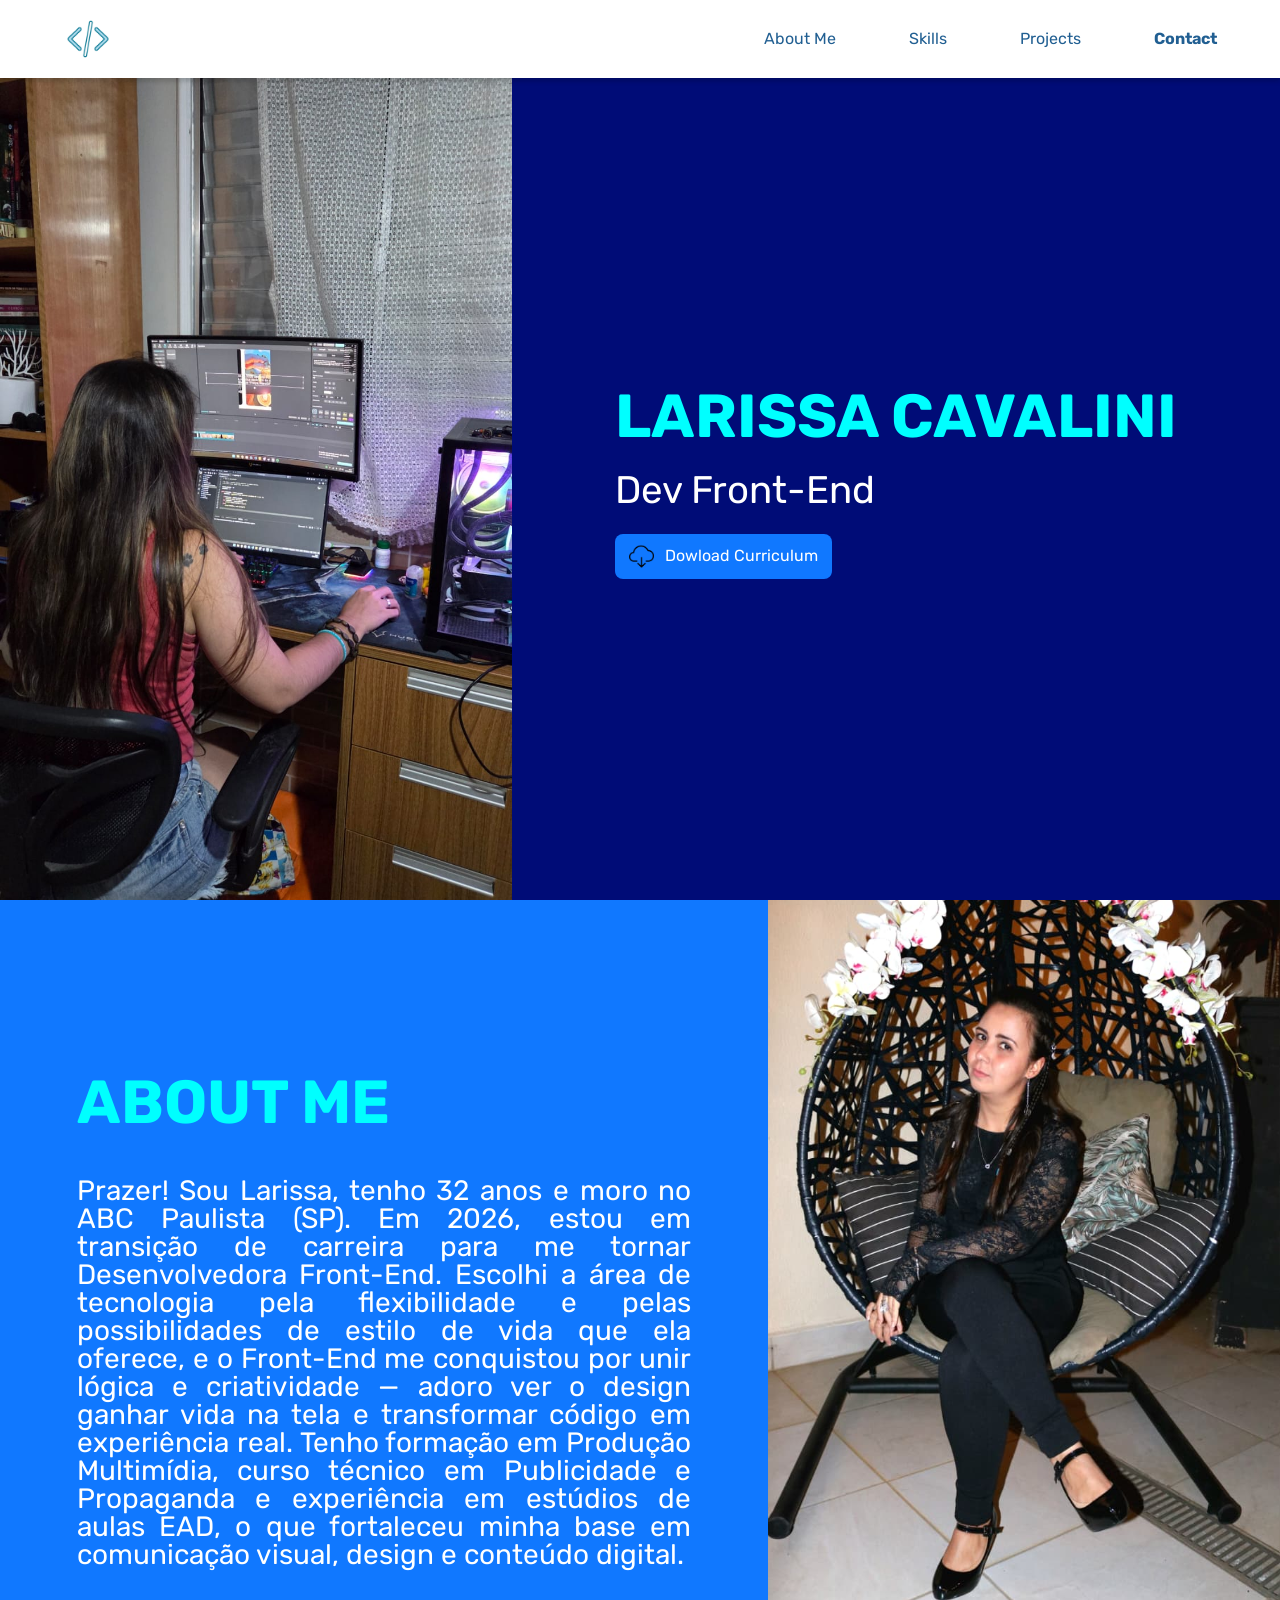
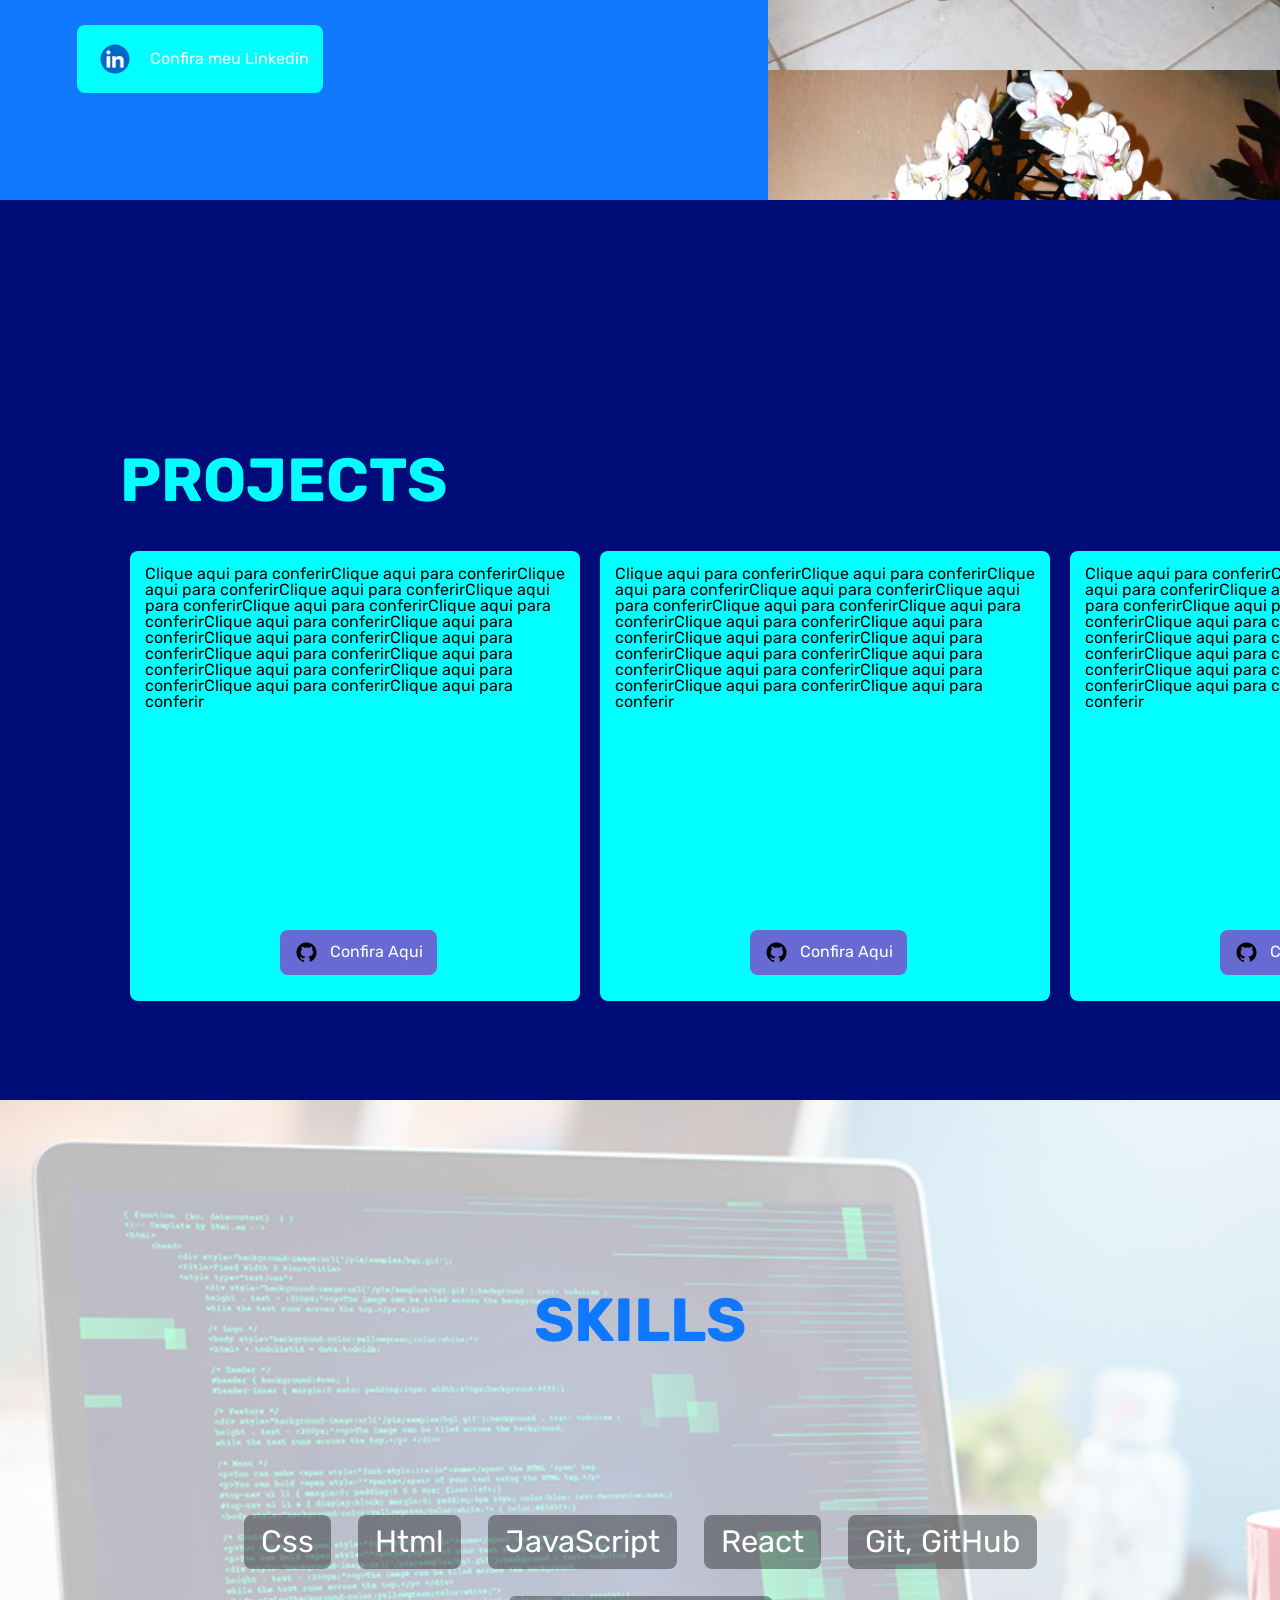
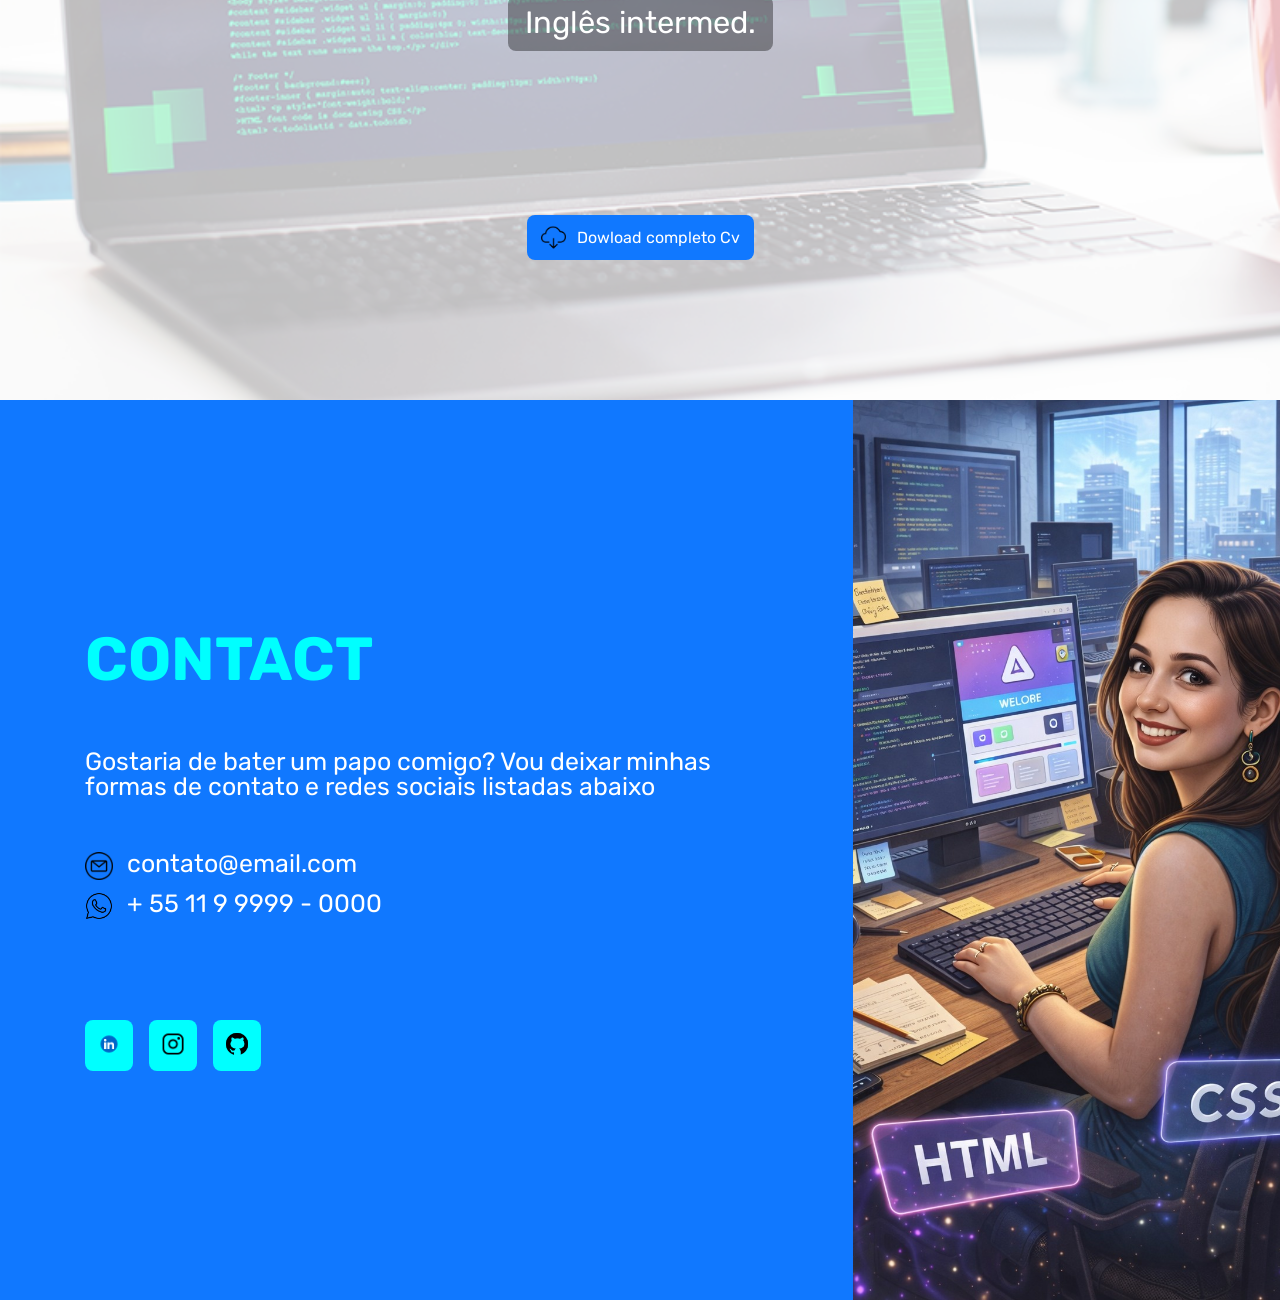
<file: CV/index.html>
<!DOCTYPE html>
<html lang="pt-BR">
<head>
    <meta charset="UTF-8">
    <meta name="viewport" content="width=device-width, initial-scale=1.0">
    <meta name="description" content="Site Curriculo Pessoal de Larissa Cavalini, Programadora Front-End-Inicial">
    <meta name="author" content="Lari Cavalini">
    <meta name="keywords" content="programação, tecnologia, curriculo, portfolio, html, css, javascript">
    <meta name="robots" content="index, nofollow">
    
    <title>Cv_Lary</title>
    
    <link rel="stylesheet" href="reset.css">
    <link rel="stylesheet" href="style.css">
    <link rel="preconnect" href="https://fonts.googleapis.com">
    <link rel="preconnect" href="https://fonts.gstatic.com" crossorigin>
    <link href="https://fonts.googleapis.com/css2?family=Rubik:ital,wght@0,300..900;1,300..900&display=swap" rel="stylesheet">

</head>

<body>
    <nav>
        <img id="cod" src="assets/icon/vecteezy_programming-coding-icon_.jpg" alt="icone de programacao">
        <ul id="navBarLinks">
            <li><a href="#aboutSection">About Me</a></li>
            <li><a href="#skillSection">Skills</a></li>
            <li><a href="#Projects">Projects</a></li>
            <li><a href="#contactSection">Contact</a></li>
        </ul>
    </nav>

<main>
    <section id="homeSection">
        <div id="photoHome"></div>
        
        <div id="homeText">
            <div id="homeContent">

                <h1 class="title">Larissa Cavalini</h1>
                <h2>Dev Front-End</h2>
                <div class="defaultButton dowloadButtonLight">
                    <img src="assets/icon/dowload.png" alt="icone para dowload">
                    <a href="">Dowload Curriculum</a>
                </div>
            </div>
        </div>
    </section>


    <section id="aboutSection">
        <div id="aboutMeTextContainer">
            <div id="aboutMeFlex">
                <h1 class="title">About Me</h1>
                <p class="customLineHeight">Prazer! Sou Larissa, tenho 32 anos e moro no ABC Paulista (SP). Em 2026, estou em transição de carreira para me tornar Desenvolvedora Front-End. 
                Escolhi a área de tecnologia pela flexibilidade e pelas possibilidades de estilo de vida que ela oferece, e o Front-End me conquistou por unir lógica e criatividade — 
                adoro ver o design ganhar vida na tela e transformar código em experiência real. Tenho formação em Produção Multimídia, curso técnico em Publicidade e Propaganda e 
                experiência em estúdios de aulas EAD, o que fortaleceu minha base em comunicação visual, design e conteúdo digital.</p>
                <div class="defaultButton linkedinButtom">
                    <img src="assets/icon/linkedin.png" alt="icone que redireciona linkedin">
                    <a href="https://www.linkedin.com/in/larissa-cavalini-a64944272/" target="_blank">Confira meu Linkedin</a>
                </div>
            </div>
        </div>
        <div id="aboutMePhoto"></div>
    </section>

    <section id="Projects">
        <div id="projectsContainer">
            <div id="projectTitle">
                <h1 class="title">Projects</h1>
            </div>
            <div id="projectBoxContainer">
                <div class="projectBox" >
                    <p>Clique aqui para conferirClique aqui para conferirClique aqui para conferirClique aqui para conferirClique aqui para conferirClique aqui para conferirClique aqui para conferirClique aqui para conferirClique aqui para conferirClique aqui para conferirClique aqui para conferirClique aqui para conferirClique aqui para conferirClique aqui para conferirClique aqui para conferirClique aqui para conferirClique aqui para conferir</p>
                        <div class="defaultButton gitButton">
                            <img  src="assets/icon/icons8-github-50.png" alt="icone github">
                            <a href="">Confira Aqui</a>  
                        </div> 
                </div> 
                <div class="projectBox" >
                    <p>Clique aqui para conferirClique aqui para conferirClique aqui para conferirClique aqui para conferirClique aqui para conferirClique aqui para conferirClique aqui para conferirClique aqui para conferirClique aqui para conferirClique aqui para conferirClique aqui para conferirClique aqui para conferirClique aqui para conferirClique aqui para conferirClique aqui para conferirClique aqui para conferirClique aqui para conferir</p>
                        <div class="defaultButton gitButton">
                            <img  src="assets/icon/icons8-github-50.png" alt="icone github">
                            <a href="">Confira Aqui</a>  
                        </div> 
                </div>
                <div class="projectBox" >
                    <p>Clique aqui para conferirClique aqui para conferirClique aqui para conferirClique aqui para conferirClique aqui para conferirClique aqui para conferirClique aqui para conferirClique aqui para conferirClique aqui para conferirClique aqui para conferirClique aqui para conferirClique aqui para conferirClique aqui para conferirClique aqui para conferirClique aqui para conferirClique aqui para conferirClique aqui para conferir</p>
                        <div class="defaultButton gitButton">
                            <img  src="assets/icon/icons8-github-50.png" alt="icone github">
                            <a href="">Confira Aqui</a>  
                        </div> 
                </div>
                <div class="projectBox" >
                    <p>Clique aqui para conferirClique aqui para conferirClique aqui para conferirClique aqui para conferirClique aqui para conferirClique aqui para conferirClique aqui para conferirClique aqui para conferirClique aqui para conferirClique aqui para conferirClique aqui para conferirClique aqui para conferirClique aqui para conferirClique aqui para conferirClique aqui para conferirClique aqui para conferirClique aqui para conferir</p>
                        <div class="defaultButton gitButton">
                            <img  src="assets/icon/icons8-github-50.png" alt="icone github">
                            <a href="">Confira Aqui</a>  
                        </div> 
                </div>
                <div class="projectBox" >
                    <p>Clique aqui para conferirClique aqui para conferirClique aqui para conferirClique aqui para conferirClique aqui para conferirClique aqui para conferirClique aqui para conferirClique aqui para conferirClique aqui para conferirClique aqui para conferirClique aqui para conferirClique aqui para conferirClique aqui para conferirClique aqui para conferirClique aqui para conferirClique aqui para conferirClique aqui para conferir</p>
                        <div class="defaultButton gitButton">
                            <img  src="assets/icon/icons8-github-50.png" alt="icone github">
                            <a href="">Confira Aqui</a>  
                        </div> 
                </div>        
            </div> 
        </div>
    </section>

    <section id="skillSection">
        <div class="overlay">
            <h1 class="title">Skills</h1>
            <ul>
                <li>Css</li>
                <li>Html</li>
                <li>JavaScript</li>
                <li>React</li>
                <li>Git, GitHub</li>
                <li>Inglês intermed.</li>
            </ul>

            <div class="defaultButton dowloadButtonDark">
                <img src="assets/icon/dowload.png" alt="baicar curriculo">
                <a href="" download="">Dowload completo Cv</a>
            </div>
        </div>
    </section>

    <section id="contactSection">
        <div id="contactTextContainer">
            <div id="contactTextChild">
                <h1 class="title">Contact</h1>
                <p class="customLineHeight">Gostaria de bater um papo comigo? Vou deixar minhas formas de contato e redes sociais listadas abaixo</p>
                <address class="emailAndPhone">
                    <div class="contactItem">
                        <img class="emailIcon" src="assets/icon/o-email.png" alt="email para contato">
                        <p>contato@email.com</p>
                    </div>

                    <div class="contactItem">
                        <img class="emailIcon" src="assets/icon/icons8-whatsapp-50.png" alt="contato via whatsapp">
                        <p> + 55 11 9 9999 - 0000</p>
                    </div>
                </address>

                <div class="socialMediaItem">
                    <a href="https://www.linkedin.com/feed/" target="_blank"><img  src="assets/icon/linkedin.png" alt="clique para ir ao linkedin"></a>
                    <a href="https://www.instagram.com/kahlissy?igsh=MWd2Zmpzc3kxaDBjbw==" target="_blank"><img src="assets/icon/1936319.png" alt="clique para ir ao instagram"></a>
                    <a><img src="assets/icon/icons8-github-50.png" alt="clique para ir ao github"></a>
                </div>
            </div>
        </div>

        <div id="contactPhoto"></div>
    </section>
</main>
</body>
</html>
</file>
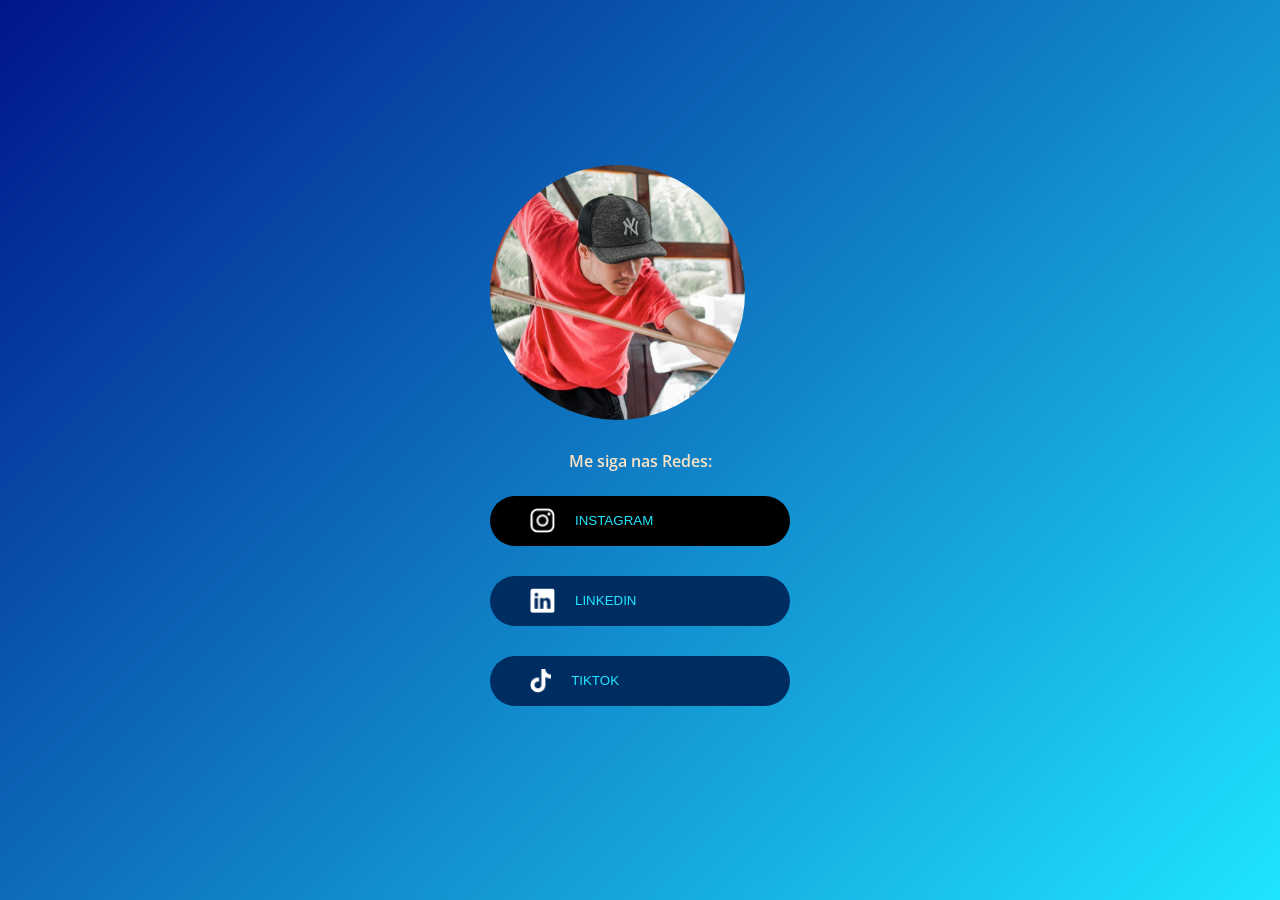
<file: LINKS/INDEX.HTML>
<!DOCTYPE html>
<html lang="pt-BR">
<head>
    <meta charset="UTF-8">
    <meta name="viewport" content="width=device-width, initial-scale=1.0">
    <title>Links-T.R.O</title>
    <link rel="stylesheet" href="RESET.CSS">
    <link rel="stylesheet" href="STYLE.CSS">
    <link rel="preconnect" href="https://fonts.googleapis.com">
<link rel="preconnect" href="https://fonts.gstatic.com" crossorigin>
<link href="https://fonts.googleapis.com/css2?family=Open+Sans:ital,wght@0,300..800;1,300..800&display=swap" rel="stylesheet">
</head>

<body>
    <div id="contentParent">
        <div id="content">
            <div id="fotoThi"></div>
            <h1> <ul>Me siga nas Redes:</ul></h1>
            <button class="buttonSocial instaButton" onclick="window.open('https://www.instagram.com/oliiveira99?utm_source=ig_web_button_share_sheet&igsh=ZDNlZDc0MzIxNw==' , '_blank')">
                <img src="ASSETS/icons/insta.png">
                <p>INSTAGRAM</p>      
            </button>
            
            <button class="buttonSocial linkaButton" onclick="window.open('' , '_blank')">
                <img src="ASSETS/icons/linkedin.png">
                <p>LINKEDIN</p>      
            </button>

            <button class="buttonSocial tikButton" onclick="window.open('' , '_blank')">
                <img src="ASSETS/icons/tiktok.png">
                <p>TIKTOK</p>      
            </button>
        </div>
    </div>
</body>
</html>
</file>
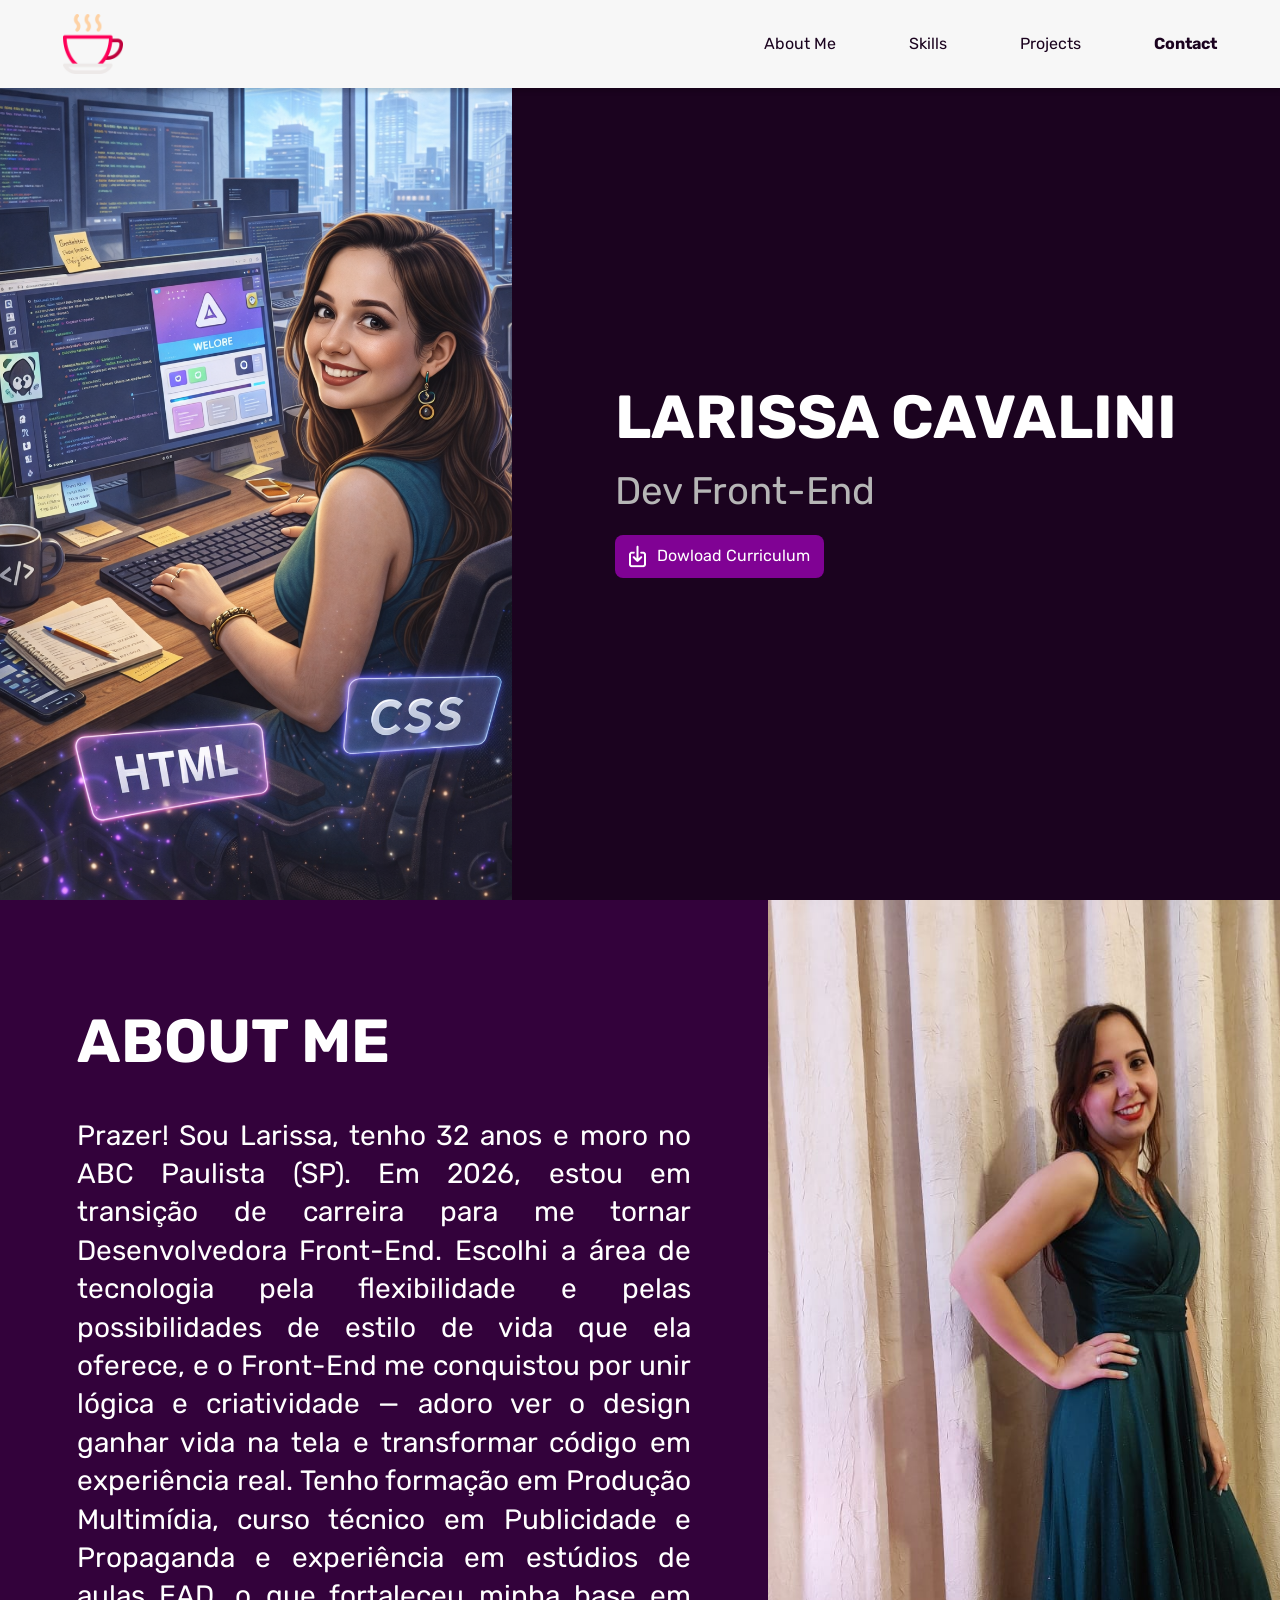
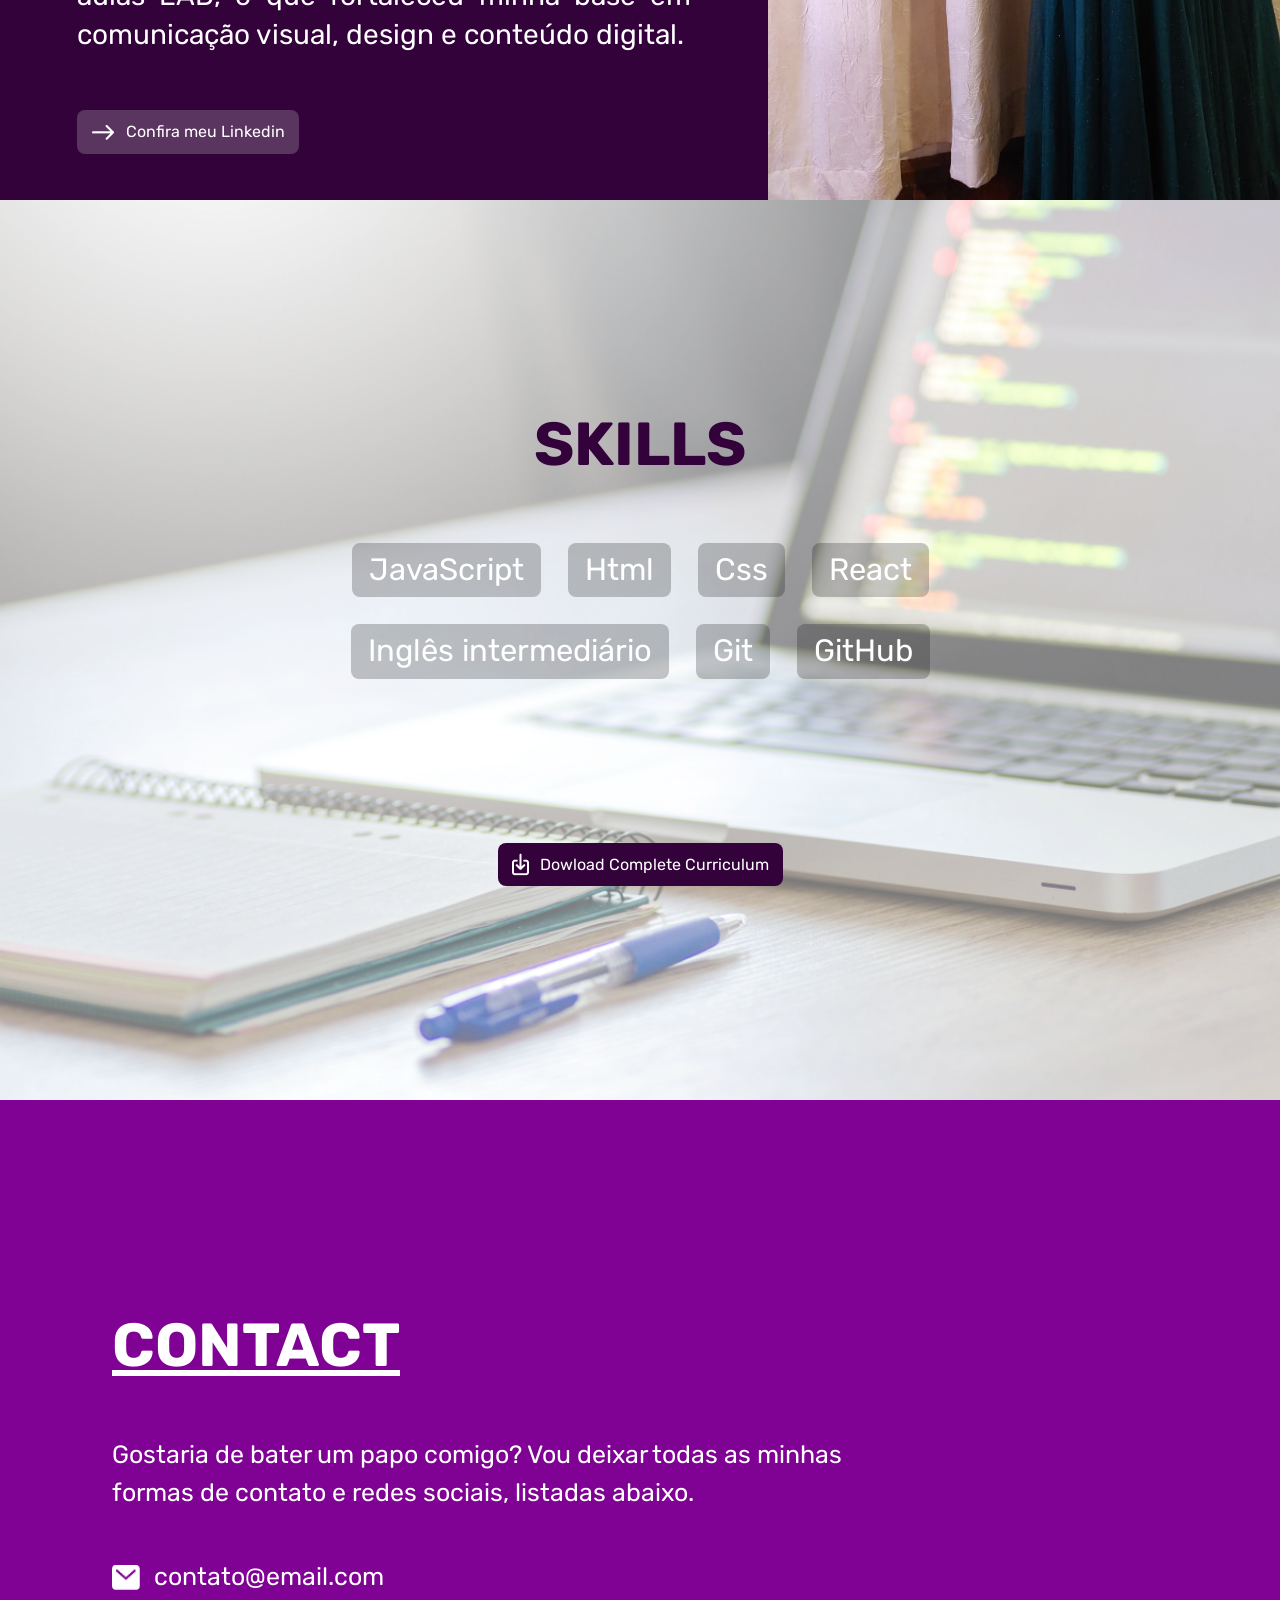
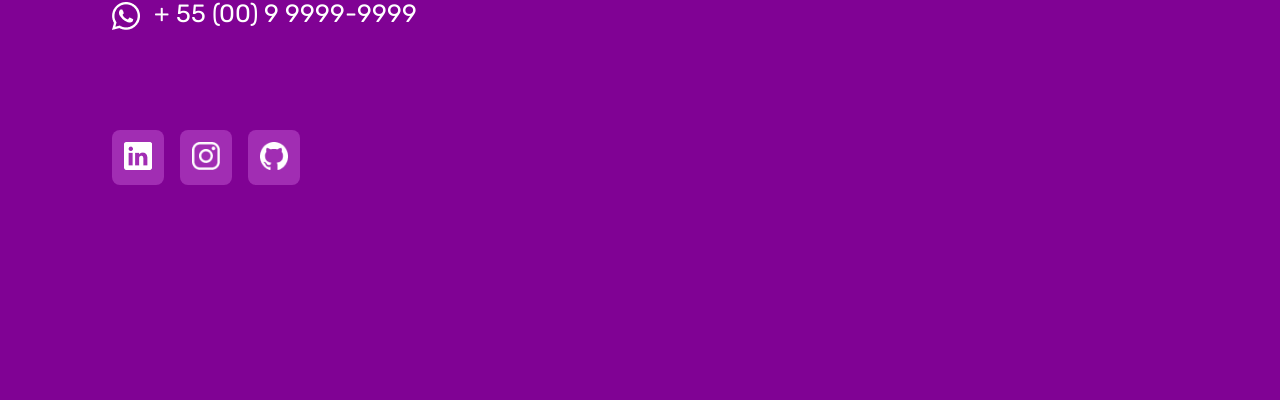
<file: PROJETO SITE PESSOAL/index.html>
<!DOCTYPE html>
<html lang="pt-BR">
<head>
    <meta charset="UTF-8">
    <meta name="viewport" content="width=device-width, initial-scale=1.0">
    
    <meta name="description" content="Site de currículo pessoal de Larissa Cavalini, programadora Front-End inicial.">
    <meta name="author" content="Lari Cavalini">
    <meta name="keywords" content="programação, tecnologia, currículo, portfólio, site pessoal, html, css, javascript">
    <meta name="robots" content="index, nofollow"> <!-- noindex/follow indexar apenas site e n os links -->
    
    <title>Larissa Cavalini - Curriculum</title>
    <link rel="stylesheet" href="reset.css">
    <link rel="stylesheet" href="style.css">
    <link rel="preconnect" href="https://fonts.googleapis.com">
    <link rel="preconnect" href="https://fonts.gstatic.com" crossorigin>
    <link href="https://fonts.googleapis.com/css2?family=Rubik:ital,wght@0,300..900;1,300..900&display=swap" rel="stylesheet">
</head>

<body>
    <nav>
        <img id="Coffe" src="assets/icon/coffee.jpeg" alt="icone de cafe, logo da pagina"/>
        <ul id="navBarLinks">
            <li><a href="#aboutSection">About Me</a></li>
            <li><a href="#skillSection">Skills</a></li>
            <li><a href="#projectSection">Projects</a></li>
            <li><a href="#contactSection">Contact</a></li>
        </ul>
    </nav>

    <section id="homeSection">
        <div id="photoHome"></div>
        <!-- <img src="assets/photo/larissa.png"> -->
        <div id="homeTexts">
            <div id="homeContent">
                <h1 class="title">Larissa Cavalini</h1>
                <h2>Dev Front-End</h2>
                <div class="defaultButton dowloadButtonLight">
                    <img src="assets/icon/download2.png" alt="icone para baixar curriculo">
                    <a href="source/CV-RAD.pdf" download="CV-RAD.pdf">Dowload Curriculum</a>
                </div>
            </div>    
        </div>    
    </section>
        
    <section id="aboutSection">
        <div id="aboutMeTextFlexContainer">
            <div id="aboutMeFlexItem">
                <h1 class="title">About Me</h1>
                <p class="customLineHeight">Prazer! Sou Larissa, tenho 32 anos e moro no ABC Paulista (SP). Em 2026, estou em transição de carreira para me tornar Desenvolvedora Front-End. 
                Escolhi a área de tecnologia pela flexibilidade e pelas possibilidades de estilo de vida que ela oferece, e o Front-End me conquistou por unir lógica e criatividade — 
                adoro ver o design ganhar vida na tela e transformar código em experiência real. Tenho formação em Produção Multimídia, curso técnico em Publicidade e Propaganda e 
                experiência em estúdios de aulas EAD, o que fortaleceu minha base em comunicação visual, design e conteúdo digital.</p>
                <div class="defaultButton linkedinButton">
                    <img src="assets/icon/arrow.png" alt="icone que direciona ao linkedin">
                    <a href="https://www.linkedin.com/in/larissa-cavalini-a64944272/" target="_blank">Confira meu Linkedin</a>
                </div>
            </div>
        </div>    
        <div id="aboutMePhoto"></div>
    </section>

    <section id="skillSection">
        <div class="overlay">
            <h1 class="title">Skills</h1>
            <ul>
                <li>JavaScript</li>
                <li>Html</li>
                <li>Css</li>
                <li>React</li>
                <li>Inglês intermediário</li>
                <li>Git</li>
                <li>GitHub</li>
            </ul>
            <div class="defaultButton dowloadButtonDark">
                <img src="assets/icon/download2.png" alt="icone para baixar curriculo">
                <a href="source/CV-RAD.pdf" download="CV-RAD.pdf">Dowload Complete Curriculum</a>
            </div>
        </div>    
    </section>


    <section id="contactSection">
        <div id="contactTextsContainer">
            <div id="contactTextsChild">
                <h1 class="title">Contact</h1>
                <p class="customLineHeight">Gostaria de bater um papo comigo? 
                Vou deixar todas as minhas formas de contato
                e redes sociais, listadas abaixo.
                </p>
                <address class="emailAndPhone">
                    <div class="contactItem">
                        <img class="emailIcon" src="assets/icon/email.png" alt="icone email">
                        <p>contato@email.com</p>
                    </div>

                    <div class="contactItem">
                        <img src="assets/icon/whatsapp.png" alt="icone whatsapp">
                        <p>+ 55 (00) 9 9999-9999</p>
                    </div>
                </address>

                    <div class="socialMediaItem">
                        <a href="https://www.linkedin.com/feed/" target="_blank"><img src="assets/icon/linkedIn.png" alt="icone redireciona linkedin"></a>
                        <a href="https://www.instagram.com/kahlissy?igsh=MWd2Zmpzc3kxaDBjbw==" target="_blank"><img src="assets/icon/instagram.png" alt="icone redireciona instagram"></a>
                        <a><img src="assets/icon/github.png" alt="icone redireciona github></a>                
                    </div>
            </div>
        </div>  
        
        <div id="contactPhoto"></div>
    </section>

</body>

</html>
</file>
<file: CV/style.css>
:root{
    --primary-color: rgb(0, 12, 119);
    --secondary-color: rgb(16, 120, 255);
    --third-color: rgb(0, 255, 255);
}

*{
    font-family: "Rubik", sans-serif;
}

section{
    min-height: 100vh;
}

nav{
    background-color: white;
    display: flex;
    width: 100vw;
    position: fixed;
    justify-content: space-between;
    align-items: center;
    padding: 14px 63px;
    box-shadow: 0px 4px 4px 0px #00000025;
}

a{
    color: rgb(33, 95, 146);
    text-decoration: none;
}

.title{
    color: var(--third-color);
    font-size: 3.8rem;
    text-transform: uppercase;
}

#cod{
    display: flex;
    justify-content: space-between;
    align-items: center;
    height: 50px;
    width: 50px;
}

#navBarLinks{
   display: flex;

   li{
    padding-left: 73px;
   }

   li:last-child{
    font-weight: bold;
   }
}

#homeSection{
    background-color: var(--primary-color);
    padding-top: 65px;
    display: flex;
    justify-content: space-between;

    #photoHome{
        width: 40vw;
        height: 100vh -65px;
        background-image: url("assets/photo/programa.jpeg");
        background-size: cover;
        background-position: center ;
    }

    #homeText{
        display: flex;
        flex-direction: column;
        justify-content: center;
        align-items: center;
        width: 60vw;
    }

    h2{
        color: white;
        font-weight: 400;
        font-size: 2.4rem;
        padding: 24px 0 24px 0;
    }
}

#aboutSection{
    background-color: var(--secondary-color);
    display: flex;

    #aboutMeTextContainer{
        padding-top: 65px;
        width: 60vw;
        display: flex;
        justify-content: center;
        align-items: center;

        #aboutMeFlex{
            display: flex;
            flex-direction: column;
            text-align: justify;
            width: 80%;
        }    
    }

    #aboutMePhoto{
        background-image: url("assets/photo/corpo\ todo.jpeg");
        width: 40vw;
        background-size: cover;
        background-position: center -130px;
    }

    p{
        font-size: 1.75rem;
        color: white;
        padding: 45px 0 56px 0;
    }
}

#Projects{
    background-color: var(--primary-color);
    display: flex;
    flex-wrap: nowrap;
    overflow-x: auto;
}

#projectTitle{
    padding-top: 250px;
    margin-left: 120px;
    padding-bottom: 30px;
}

#projectBoxContainer{
    display: flex;  
    margin-left: 120px;

    .projectBox{
        background-color: aqua;
        height: 450px;
        width: 450px;
        border-radius: 8px;
        margin: 10px;
        margin-right: 10px;
        display: flex;
        flex-direction: column;
    
        p{
            padding-top: 15px;
            padding-left: 15px;
            padding-right: 15px;
            padding-bottom: 220px;
    
            .gitButton{
                background-color: rgb(0, 0, 0);
       
                img{
                    width: 30px;
                    height: 30px;
                }
            }
        }
    }
}

#skillSection{
    background-image: url(assets/photo/800x600_1.png);
    background-size: cover;

    .overlay{
        height: 100vh;
        width: 100%;
        background-color: #ffffffb9;
        display: flex;
        flex-direction: column;
        justify-content: center;
        align-items: center;

        h1{
            color: var(--secondary-color);
            padding-top: 50px;
            
        }

        ul{
            display: flex;
            flex-wrap: wrap;
            justify-content: center;
            max-width: 800px;
            gap: 27px;
            padding-top: 164px;
            padding-bottom: 164px;
        }

        li{
           background-color: #0000005e;
           padding: 12px 17px;
           border-radius: 8px;
           color: white;
           font-size: 1.93rem; 
        }
    }
}

#contactSection{
    background-color: var(--secondary-color);
    display: flex;

    #contactTextContainer{
        width: 80vw;
        display: flex;
        flex-direction: column;
        justify-content: center;
        align-items: center;

        h1{
            padding-bottom: 60px;
            text-decoration: none;
        }

        p{
            color: white;
            font-size: 1.56rem;
        }

        #contactTextChild{
            display: flex;
            flex-direction: column;
            width: 80%;
            max-width: 800px;
        }
    }

    #contactPhoto{
        background-image: url(assets/photo/ia.jpeg);
        width: 40vw;
        max-width: 800px;
        background-size: cover;
        background-position: center;
    }
}

.defaultButton{
    display: flex;
    align-items: center;
    width: fit-content;
    padding: 10px 14px;
    color: white;
    border-radius: 8px;
    cursor: pointer;

    img{
        width: 25px;
        height: 25px;
    }

    a{
        padding-left: 11px;
        color: white;
        text-decoration: none;
    }
}


.dowloadButtonLight{
    background-color: var(--secondary-color);
}

.linkedinButtom{
    background-color: aqua;

    img{
        width: 48px;
        height: 48px;
    }
}

.gitButton{
    background-color: rgb(104, 106, 212);
    margin-left: 150px;
}

.dowloadButtonDark{
    background-color: var(--secondary-color);
}

.emailAndPhone{
    padding-top: 40px;
    padding-bottom: 100px;
    font-style: normal;

    .contactItem{
        display: flex;
        padding-top: 12px;

        p{
            padding-left: 14px;
        }

        .emailIcon{
            width: 28px;
        }
    }
}

.socialMediaItem{
    display: flex;
    gap: 1rem;
    cursor: pointer;

    a{
        background-color: var(--third-color);
        padding: 10px;
        border-radius: 8px;
    }

    img{
        height: 28px;
    }
}


@media (orientation: portrait){
    .title{
        font-size: 2.6rem;
    }

    #homeSection{
        justify-content: center;
        align-items: center;
        flex-direction: column;
        text-align: center;

        h2{
            font-size: 1.71rem;
        }
    
        #photoHome{
            height: 30vh;
            width: 30vh;
            border-radius: 50%;
            margin-bottom: 3.8rem;
           background-size: cover;
           background-position: center;
        }

        #homeContent{
            display: flex;
            flex-direction: column;
            align-items: center;
        }
    }
        #aboutMePhoto{
            display: none;
        }

        #aboutSection{
            #aboutMeTextContainer{
                width: 100vw;
            
                #aboutMeFlex{
                align-items: center;
                }    
            }
        }


       #Projects {
        padding: 20px;
       }
       
        #projectTitle {
        margin-left: 0;
        padding-top: 80px;
        text-align: left;
        }

        #projectBoxContainer {
        overflow-x: auto;
        display: flex;
        flex-wrap: nowrap;
        gap: 20px;
        }

        .projectBox {
        min-width: 280px;
        max-width: 80%;
        height: 380px;
        }


        #contactSection{
            flex-direction: column-reverse;
            justify-content: center;
            align-items: center;
            padding: 3.5rem 0;

            h1{
                text-align: center;
            }

            #contactTextChild{
                align-items: center;
            }

            #contactTextContainer{
                width: 100vw;
            }

            #contactPhoto{
                height: 30vh;
                width: 30vh;
                border-radius: 50%;
                margin-bottom: 1.8rem;
            }

            p{
                text-align: justify;
            }

            .contactItem:last-child{
                text-align: start;
                img{
                    width: 1.75rem;
                    height: 1.75rem;
                }
            }
        }
}

@media (max-width: 750px){
    nav{
        display: none;
    }
}
</file>
<file: LINKS/STYLE.CSS>
body{
    background-image: linear-gradient(135deg, #00158a, #1fe5ff);
    height: 100vh;
}

#fotoThi{
    background-image: url(ASSETS/PHOTO/618042299_18125954116530583_2404392864924994538_n.jpg);
    height: 255px;
    width: 255px;
    background-size: cover;
    border-radius: 50%;
}

h1{
    color: bisque;
    font-family: "Open Sans", sans-serif;
    font-size: 1rem;
    font-weight: 600;
    margin: 33px 0px 27px 0px;
    text-align: center;
}

.buttonSocial{
    display: flex;
    align-items: center;
    border-radius: 50px;
    width: 300px;
    height: 50px;
    background-color: rgb(0, 45, 97);
    color: #1fe5ff;
    font-weight: 500;
    margin-bottom: 30px;
    cursor: pointer;
    padding-left: 40px;
}

img{
    height: 25px;
}

p{
    font-size: 1,130rem;
    padding-left: 20px;
}

.instaButton{
    background-color: black;
}

#contentParent{
   display: flex; 
   height: 100vh;
   justify-content: center;
   align-items: center;
}
</file>
<file: PROJETO SITE PESSOAL/style.css>
:root{
    --primary-color: white; 
    --secundary-color: #33023b; 
    --border-radius-base: 8px;
   
}

*{
  font-family: "Rubik", sans-serif;
}

section{
    min-height: 100vh;
}

nav{
  background-color: #f7f7f7;
  display: flex;
  width: 100vw;
  position: fixed;
  justify-content: space-between;  
  align-items: center;
  padding: 14px 63px;
  box-shadow: 0px 4px 4px 0px #00000025;

  a{
    color: #1b031f;
    text-decoration: none;
  }
}

.title{
    color: var(--primary-color);
    font-size: 3.8rem;
    text-transform: uppercase;
}

#Coffe{
    display: flex;
    justify-content: space-between;
    align-items: center;
    height: 60px;
    width: 60px;
}

#navBarLinks{
    display: flex;

    li{
      padding-left: 73px;  
    }

    li:last-child{
        font-weight: bold;
    }
}

#homeSection{
    background-color: #1b031f;
    padding-top: 65px;
    display: flex;
    justify-content: space-between;


    #photoHome{
    width: 40vw;
    height: 100vh - 65px;
    background-image: url("assets/photo/larissa.png");
    background-size: cover;
    background-position: center;
    }

    #homeTexts{
        display: flex;
        flex-direction: column;
        justify-content: center;
        align-items: center;
        width: 60vw;
    }    

    h2{
        color: #b6b6b6;
        font-weight: 400;
        font-size: 2.4rem;
        padding: 24px 0 24px 0;
    }
    
}

#aboutSection{
    background-color: var(--secundary-color);
    display: flex;

    #aboutMeTextFlexContainer{
        padding-top: 65px;
        width: 60vw;
        display: flex;
        justify-content: center;
        align-items: center;

        #aboutMeFlexItem{
            display: flex;
            flex-direction: column;
            text-align: justify;
            width: 80%;
        }
    }

    #aboutMePhoto{
        background-image: url("assets/photo/forma.jpeg");
        width: 40vw;
        background-size: cover;
    }

    p{
        font-size: 1.75rem;
        color: var(--primary-color);
        /* line-height: 2.3rem; */
        padding: 45px 0 56px 0;
    }
}

#skillSection{
    background-image: url("assets/photo/section_skills.png");
    background-size: cover;

    .overlay{
        height: 100vh;
        width: 100%;
        background-color: #ffffff70;
        display: flex;
        flex-direction: column;
        justify-content: center;
        align-items: center;

        h1{
            color: var(--secundary-color);
            padding-bottom: 68px;
        }

        ul{
            display: flex;
            flex-wrap: wrap;
            justify-content: center;
            max-width: 800px;
            gap: 27px;
            padding-bottom: 164px;
        }

        li{
            background-color: #00000039;
            padding: 12px 17px;
            border-radius: var(--border-radius-base);
            color: var(--primary-color);
            font-size: 1.93rem;
        }
    }
}

#contactSection{
    background-color: #800294;
    display: flex;

    #contactTextsContainer{
        width: 80vw;
        display: flex;
        flex-direction: column;
        justify-content: center;
        align-items: center;

        h1{
           padding-bottom: 60px; 
           text-decoration: underline;
        }

        
        p{
            color: white; 
            font-size: 1.56rem; 
        }

        #contactTextsChild{
            display: flex;
            flex-direction: column;
            width: 80%;
            max-width: 800px;
        }
    }

    #contactPhoto{
        background-image: url("assets/photo/WhatsApp\ Image\ 2026-02-18\ at\ 22.56.21.jpeg");
        width: 40vw;  
        background-size: cover; 
    }
}

.defaultButton{
    display: flex;
    align-items: center;
    width: fit-content;
    padding: 10px 14px;
    color: white;
    border-radius: var(--border-radius-base);
    cursor: pointer;

    
    a{
        padding-left: 11px;
        color: white;
        text-decoration: none;
    }
}

.dowloadButtonLight{
    background-color: #800294;
}

.linkedinButton{
    background-color: #59355f;
    padding: 14px;
}

.dowloadButtonDark{
    background-color: #33023b;
}

.customLineHeight{
    line-height: 2.4rem;

}

.emailAndPhone{
    padding-top: 40px;
    padding-bottom: 100px;
    font-style: normal;

   .contactItem{
    display: flex;
    padding-top: 12px;

    p{
      padding-left: 14px;
    }

    .emailIcon{
      width: 28px;
        }
    }
}    

.socialMediaItem{
    display: flex;
    gap: 1rem;
    cursor: pointer;

    a{
        background-color: #a12db3;
        padding: 12px;
        border-radius: var(--border-radius-base);
    }

    img{
        height: 28px;
    }
}


@media (orientation: portrait){
    .title{
        font-size: 2.6rem;
    }

    #homeSection{
        justify-content: center;
        align-items: center;
        flex-direction: column;
        text-align: center;

        h2{
            font-size: 1.71rem;
        }

        #photoHome{
            height: 30vh;
            width: 30vh;
            border-radius: 50%;
            margin-bottom: 3.8rem;
        }

        #homeContent{
            display: flex;
            flex-direction: column;
            align-items: center;
        }
    }
        #aboutMePhoto{
           display: none;
        }

        #aboutSection{
            #aboutMeTextFlexContainer{
                width: 100vw;

                #aboutMeFlexItem{
                  align-items: center; 
                }
            }
        }
        #contactSection{  
            flex-direction: column-reverse; 
            justify-content: center;
            align-items: center;  
            padding: 3.5rem 0; 
            
            h1{
                text-align: center;
            }

            #contactTextsChild{
                align-items: center; 
            }
            
            #contactTextsContainer{
                width: 100vw;
            }
            
            #contactPhoto{
                height: 30vh;
                width: 30vh;
                border-radius: 50%;
                margin-bottom: 1.8rem;
        }

        p{
           text-align: justify; 
        }

        .contactItem:last-child{
            text-align: start;
            img{
                width: 1.75rem;
                height: 1.75rem;
            }
        }
    }
}

@media (max-width: 750px){
    nav{
        display: none;
    }
    }
</file>
